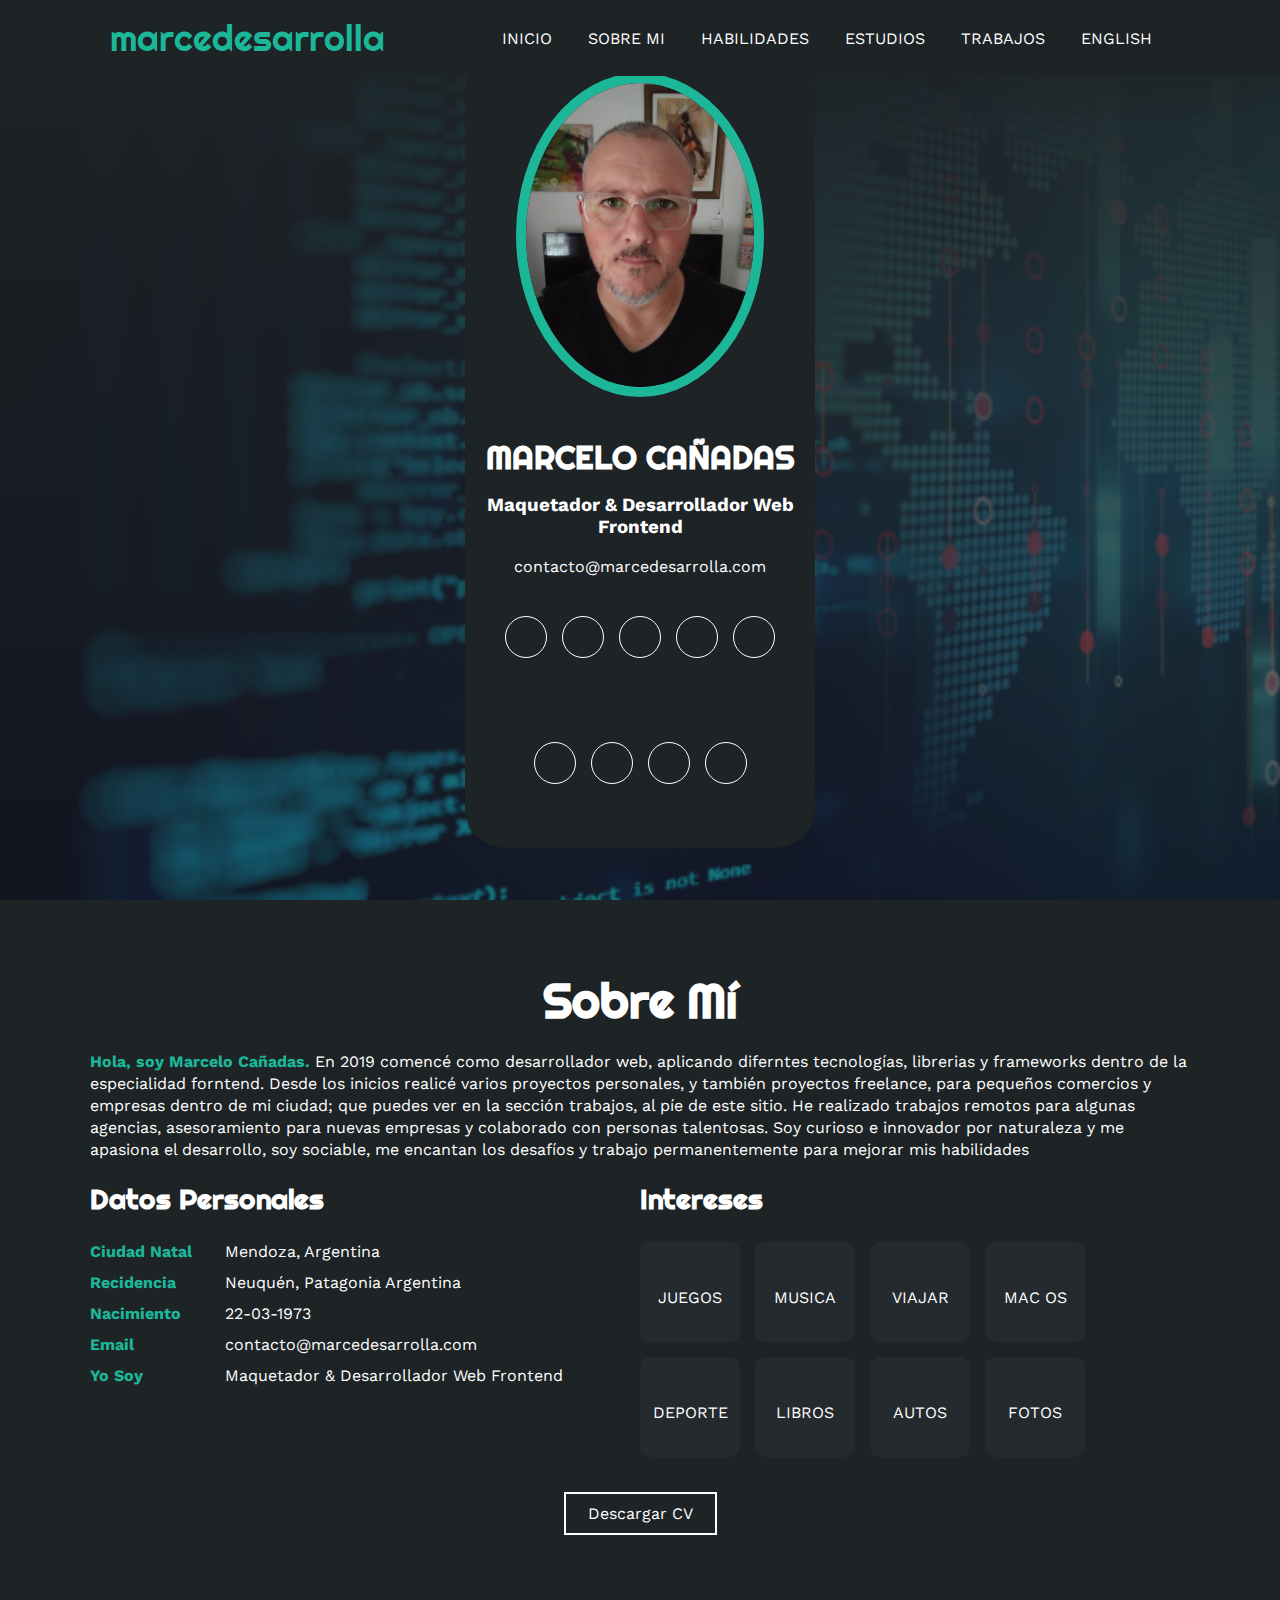
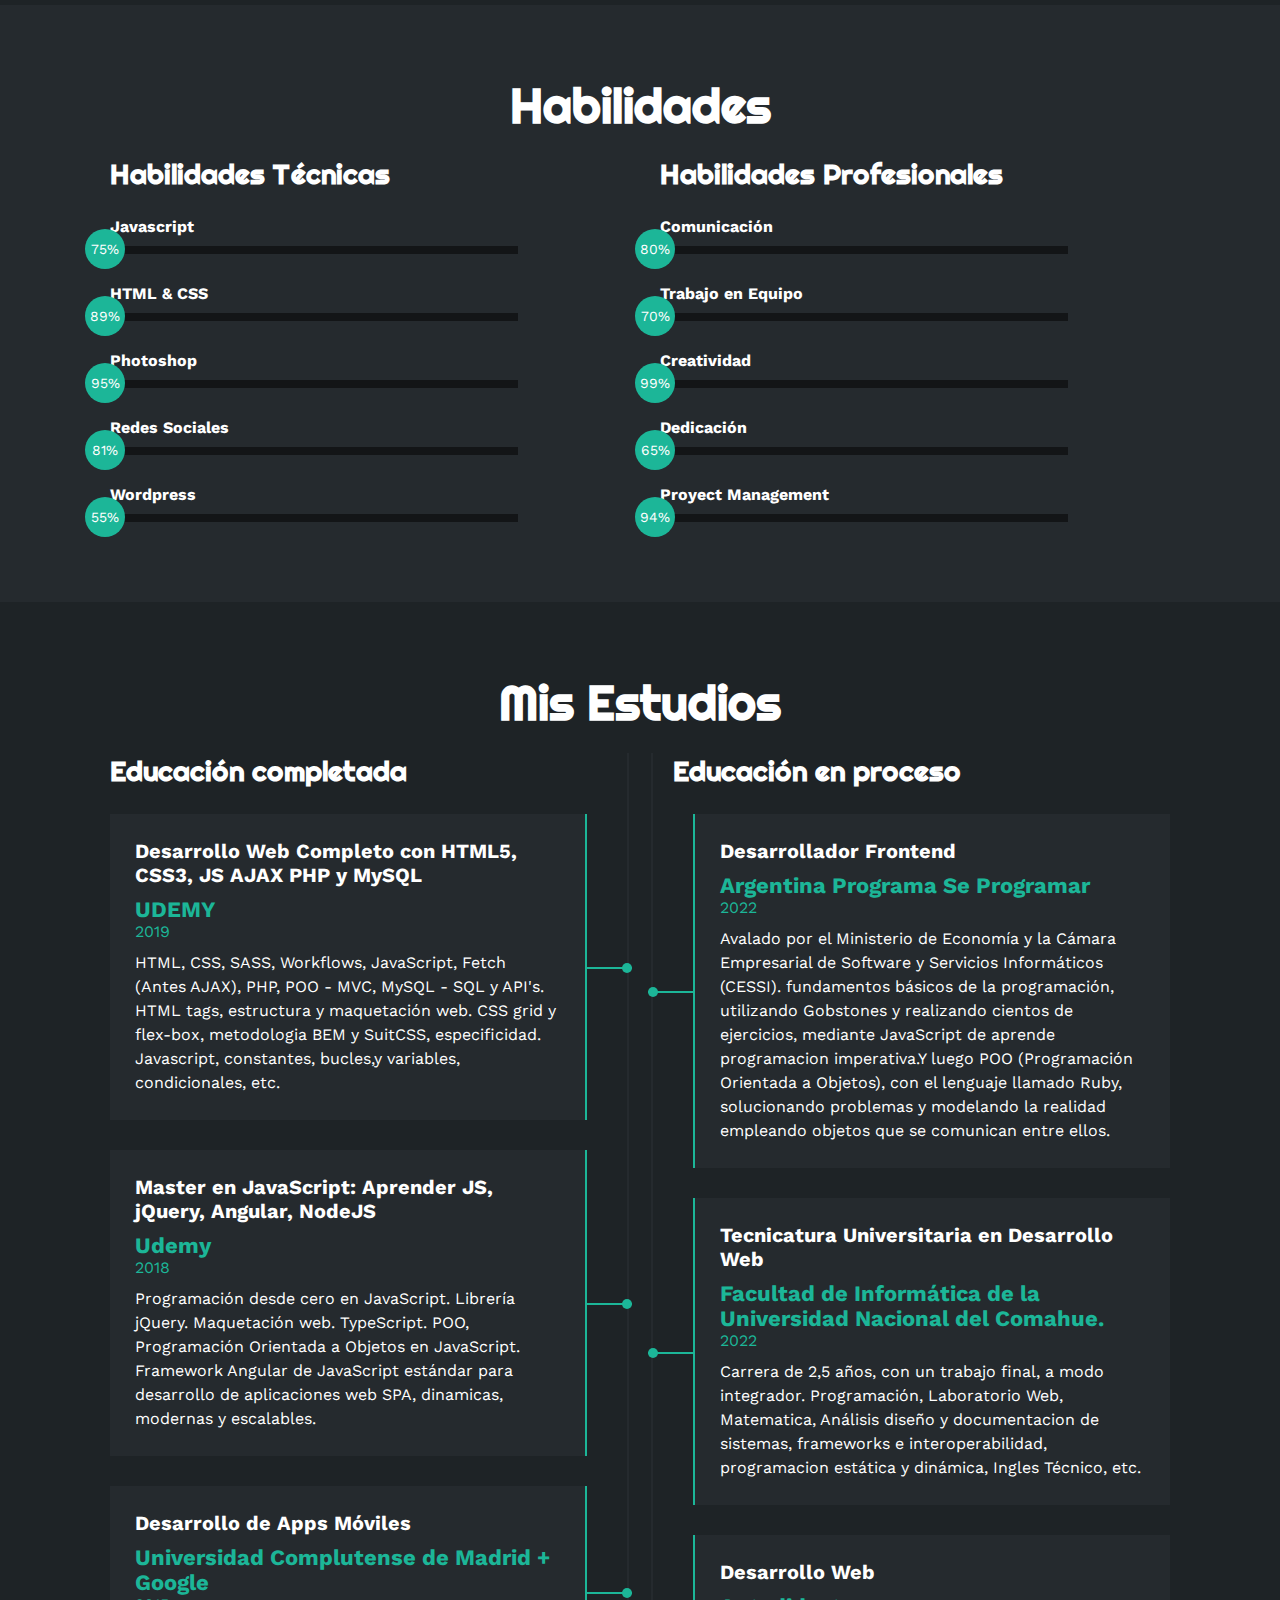
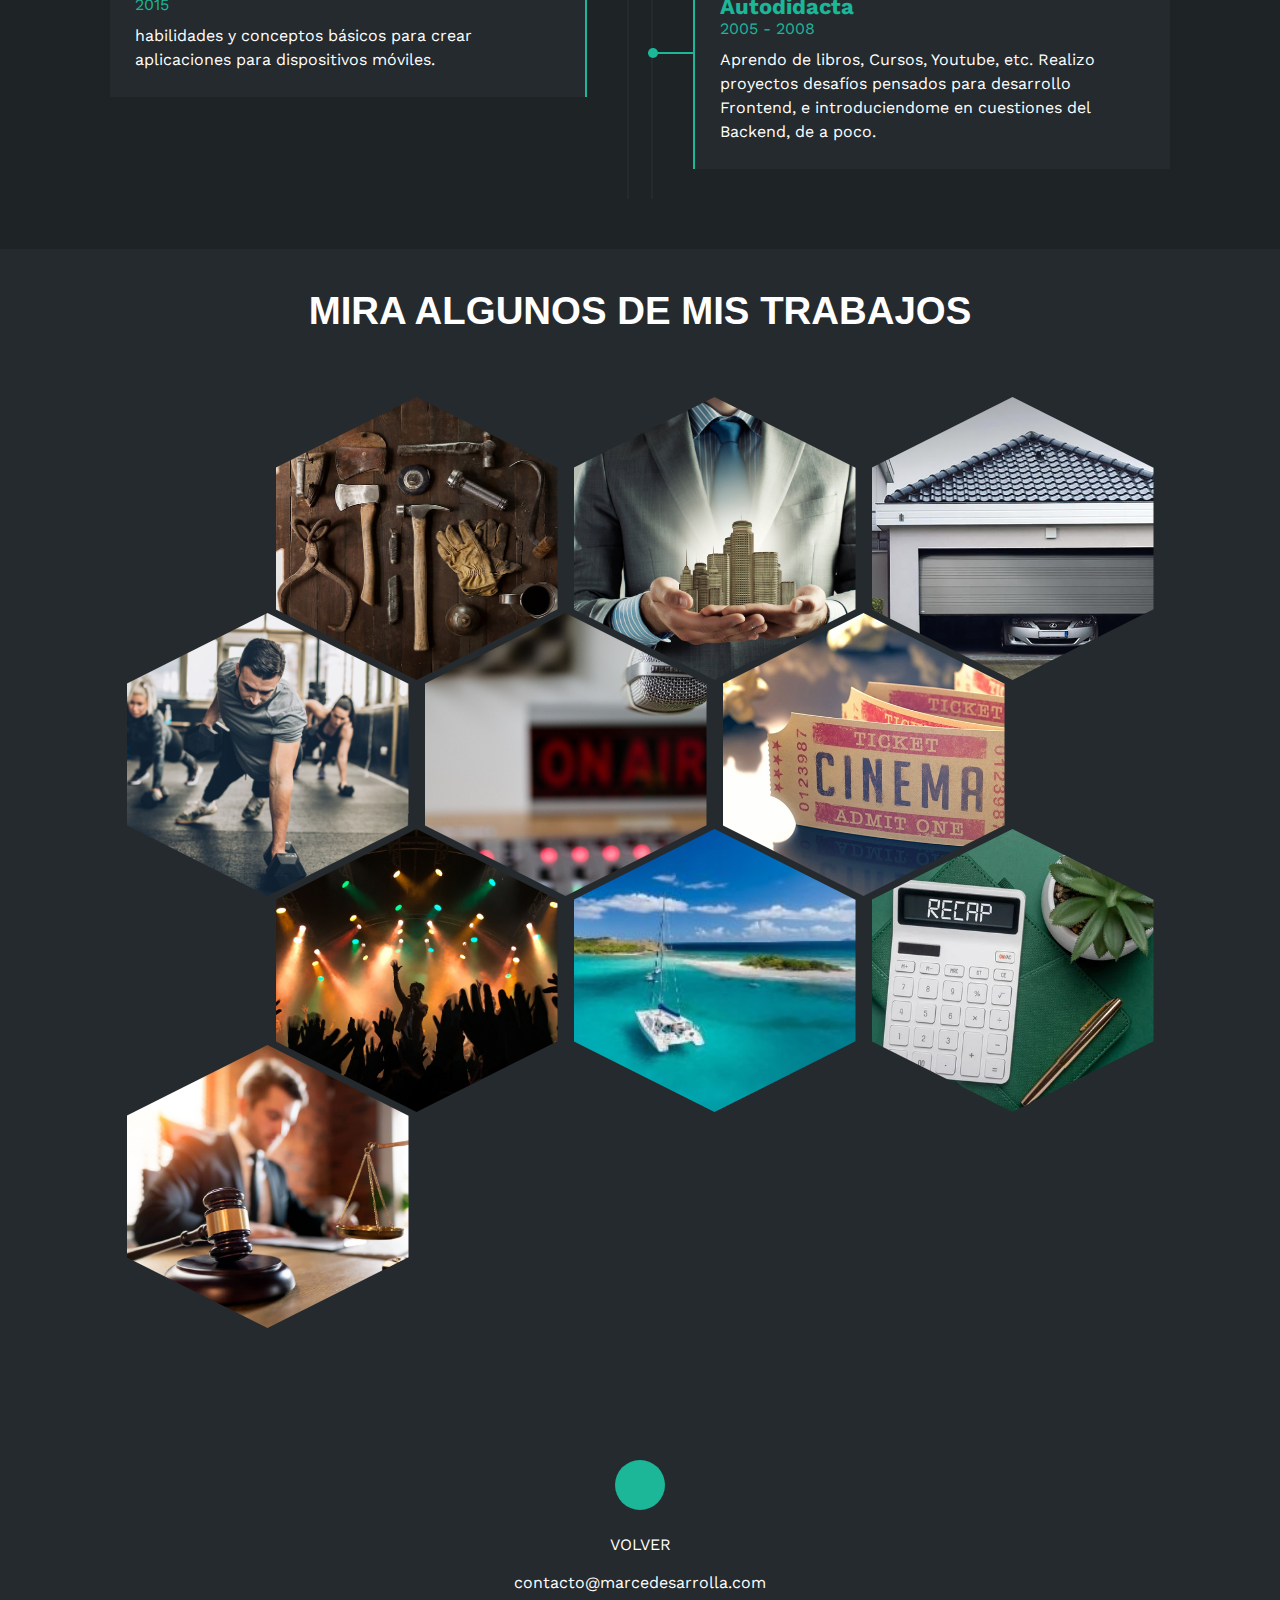
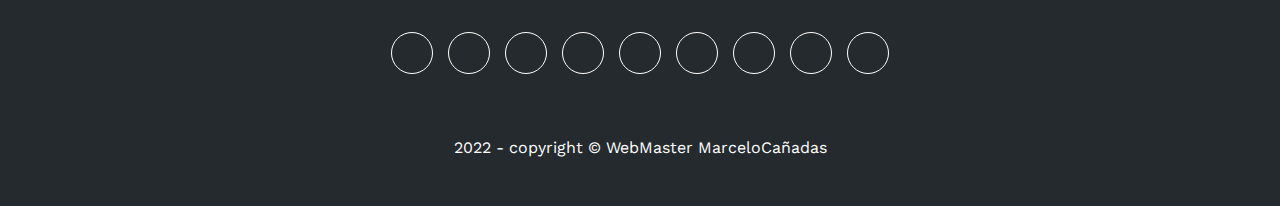
<file: index.html>
<!DOCTYPE html>
<html lang="es">
<head>
    <meta charset="UTF-8">
    <meta http-equiv="X-UA-Compatible" content="IE=edge">
    <meta name="viewport" content="width=device-width, initial-scale=1.0">
    <link rel="stylesheet" href="https://cdnjs.cloudflare.com/ajax/libs/font-awesome/6.1.2/css/all.min.css" integrity="sha512-1sCRPdkRXhBV2PBLUdRb4tMg1w2YPf37qatUFeS7zlBy7jJI8Lf4VHwWfZZfpXtYSLy85pkm9GaYVYMfw5BC1A==" crossorigin="anonymous" referrerpolicy="no-referrer" />
    <title>marcedesarrolla | Portafolio</title>

    <meta name="description" content="Portfolio de marcedesarrolla, con mas de 4 años de experiencia en el Desarrollo Web Frontend, Tiendas Virtuales, Negocios Online, Sitios Webs. Diseño, Desarrollo y Programación.">

    <!--OPEN GRAPH-->

    <meta property="og:title" content="Marcelo Cañadas  - Desarrollador Web -  Maquetador Frontend ">
    <meta property="og:description" content="¡Descubre mi Portafolio de Desarrollo Web Frontend! ¡Haz clic para explorar mis proyectos!">
    <meta property="og:image" content="/assets/img/perfil/hero1.jpg">
    <meta property="og:image:alt" content="Fotografía de marcedesarrolla, trabajando desde casa">

    <!-- FIN OPEN GRAPH -->

    <link rel="stylesheet" href="/css/estilo.css">

    <meta name="robots" content="index, follow">
    <meta name="theme-color" content="#1e2326">

    <link type="image/png" sizes="16x16" rel="icon" href="https://img.icons8.com/3d-fluency/94/globe-africa.png" alt="globe-africa">
</head>
<body>
    <!-- MENU ENCABEZADO -->
    <div class="contenedor-header">
        <header>
            <div class="logo">
                <a href="#">marcedesarrolla</a>
            </div>
            <nav id="nav">
                <ul>
                    <li><a href="#inicio" onclick="seleccionar()">INICIO</a></li>
                    <li><a href="#sobremi" onclick="seleccionar()">SOBRE MI</a></li>
                    <li><a href="#skills" onclick="seleccionar()">HABILIDADES</a></li>
                    <li><a href="#curriculum" onclick="seleccionar()">ESTUDIOS</a></li>
                    <li><a href="#portfolio" onclick="seleccionar()">TRABAJOS</a></li>
                    <li><a href="/index2.html" onclick="seleccionar()">ENGLISH</a></li>

                </ul>
            </nav>
            <div class="nav-responsive" onclick="mostrarOcultarMenu()">
                <i class="fa-solid fa-bars"></i>
            </div>
        </header>
    </div>

    <!-- SECCION INICIO -->
    <section id="inicio" class="inicio">
        <div class="contenido-banner">
            <div class="contenedor-img">
                <img src="/assets/img/perfil/hero1.jpg" alt="foto de marcedesarrolla">
            </div>
            <h1>MARCELO CAÑADAS</h1>
            <h3>Maquetador & Desarrollador Web  Frontend</h3><br>
            <p>contacto@marcedesarrolla.com</p>
            <div class="redes">
                <a href="https://github.com/MarceloDesarrollador" target="_blank" rel="noreferrer"><i class="fa-brands fa-github"></i></a>
                <a href="https://www.linkedin.com/in/marcelodesarrollador/" target="_blank" rel="noreferrer"><i class="fa-brands fa-linkedin-in"></i></a>
                <a href="https://discord.com/invite/eDUtHpzc" target="_blank" rel="noreferrer"><i class="fa-brands fa-discord"></i></a>
                <a href="https://www.instagram.com/marcedesarrolla/" target="_blank" rel="noreferrer"><i class="fa-brands fa-instagram"></i></a>
                <a href="https://twitter.com/desarrollamarce" target="_blank" rel="noreferrer"><i class="fa-brands fa-twitter"></i></a>
                <a href="https://www.facebook.com/profile.php?id=61552610980234&mibextid=ZbWKwL" target="_blank" rel="noreferrer"><i class="fa-brands fa-facebook"></i></a>
                <a href="https://www.tiktok.com/@marcedesarrollador" target="_blank" rel="noreferrer"><i class="fa-brands fa-tiktok"></i></a>
                <a href="https://www.twitch.tv/marcedesarrolla" target="_blank" rel="noreferrer"><i class="fa-brands fa-twitch"></i></a>
                <a href="https://www.youtube.com/@MarceDesarrolla/" target="_blank" rel="noreferrer"><i class="fa-brands fa-youtube"></i></a>
            </div>
        </div>
    </section>

    <!-- SECCION SOBRE MI -->
    <section id="sobremi" class="sobremi">
        <div class="contenido-seccion">
            <h2>Sobre Mí</h2>
            <p><span>Hola, soy Marcelo Cañadas.</span> En 2019 comencé como desarrollador web, aplicando diferntes tecnologías, librerias y frameworks dentro de la especialidad forntend.
                Desde los inicios realicé varios proyectos personales, y también proyectos freelance, para pequeños comercios y empresas dentro de mi ciudad; que puedes ver en la sección trabajos, al píe de este sitio. He realizado trabajos remotos para algunas agencias, asesoramiento para nuevas empresas y colaborado con personas talentosas. Soy curioso e innovador por naturaleza y me apasiona el desarrollo, soy sociable, me encantan los desafíos y trabajo permanentemente para mejorar mis habilidades</p>

            <div class="fila">
                <!-- datos personales -->
                <div class="col">
                    <h3>Datos Personales</h3>
                    <ul>
                        <li>
                            <strong>Ciudad Natal</strong>
                            Mendoza, Argentina
                        </li>
                        <li>
                            <strong>Recidencia</strong>
                            Neuquén, Patagonia Argentina
                        </li>
                        <li>
                            <strong>Nacimiento</strong>
                            22-03-1973
                        </li>
                        <li>
                            <strong>Email</strong>
                            contacto@marcedesarrolla.com
                        </li>
                        <li>

                            <strong>Yo Soy</strong>
                            Maquetador & Desarrollador Web  Frontend
                        </li>
                    </ul>
                </div>

                <!-- intereses -->
                <div class="col">
                    <h3>Intereses</h3>
                    <div class="contenedor-intereses">
                        <div class="interes">
                            <i class="fa-solid fa-gamepad"></i>
                            <span>JUEGOS</span>
                        </div>
                        <div class="interes">
                            <i class="fa-solid fa-headphones"></i>
                            <span>MUSICA</span>
                        </div>
                        <div class="interes">
                            <i class="fa-solid fa-plane"></i>
                            <span>VIAJAR</span>
                        </div>
                        <div class="interes">
                            <i class="fa-brands fa-apple"></i>
                            <span>MAC OS</span>
                        </div>
                        <div class="interes">
                            <i class="fa-solid fa-person-hiking"></i>
                            <span>DEPORTE</span>
                        </div>
                        <div class="interes">
                            <i class="fa-solid fa-book"></i>
                            <span>LIBROS</span>
                        </div>
                        <div class="interes">
                            <i class="fa-solid fa-car"></i>
                            <span>AUTOS</span>
                        </div>
                        <div class="interes">
                            <i class="fa-solid fa-camera"></i>
                            <span>FOTOS</span>
                        </div>

                    </div>
                </div>
            </div>
            <button>
                <a href="/docs/cv_marcelo_canadas.pdf" download="Curriculum Vitae Marcelo Cañadas"  class="download-btn">Descargar CV </a>
                <span class="overlay"></span>
            </button>
        </div>
    </section>

    <!-- SECCION SKILLS -->
    <section class="skills" id="skills">
        <div class="contenido-seccion">
            <h2>Habilidades</h2>
            <div class="fila">
                <!-- Technical Skill -->
                <div class="col">
                    <h3>Habilidades Técnicas</h3>
                    <div class="skill">
                        <span>Javascript</span>
                        <div class="barra-skill">
                            <div class="progreso">
                                <span>75%</span>
                            </div>
                        </div>
                    </div>
                    <div class="skill">
                        <span>HTML & CSS</span>
                        <div class="barra-skill">
                            <div class="progreso">
                                <span>89%</span>
                            </div>
                        </div>
                    </div>
                    <div class="skill">
                        <span>Photoshop</span>
                        <div class="barra-skill">
                            <div class="progreso">
                                <span>95%</span>
                            </div>
                        </div>
                    </div>
                    <div class="skill">
                        <span>Redes Sociales</span>
                        <div class="barra-skill">
                            <div class="progreso">
                                <span>81%</span>
                            </div>
                        </div>
                    </div>
                    <div class="skill">
                        <span>Wordpress</span>
                        <div class="barra-skill">
                            <div class="progreso">
                                <span>55%</span>
                            </div>
                        </div>
                    </div>
                </div>
                <!-- Professional Skills -->
                <div class="col">
                    <h3>Habilidades Profesionales</h3>
                    <div class="skill">
                        <span>Comunicación</span>
                        <div class="barra-skill">
                            <div class="progreso">
                                <span>80%</span>
                            </div>
                        </div>
                    </div>
                    <div class="skill">
                        <span>Trabajo en Equipo</span>
                        <div class="barra-skill">
                            <div class="progreso">
                                <span>70%</span>
                            </div>
                        </div>
                    </div>
                    <div class="skill">
                        <span>Creatividad</span>
                        <div class="barra-skill">
                            <div class="progreso">
                                <span>99%</span>
                            </div>
                        </div>
                    </div>
                    <div class="skill">
                        <span>Dedicación</span>
                        <div class="barra-skill">
                            <div class="progreso">
                                <span>65%</span>
                            </div>
                        </div>
                    </div>
                    <div class="skill">
                        <span>Proyect Management</span>
                        <div class="barra-skill">
                            <div class="progreso">
                                <span>94%</span>
                            </div>
                        </div>
                    </div>
                </div>
            </div>
        </div>
    </section>

    <!-- SECCION CURRICULUM -->
    <section id="curriculum" class="curriculum">
        <div class="contenido-seccion">
            <h2>Mis Estudios</h2>
            <div class="fila">
                <div class="col izquierda">
                    <h3>Educación completada</h3>
                    <div class="item izq">
                        <h4>Desarrollo Web Completo con HTML5, CSS3, JS AJAX PHP y MySQL</h4>
                        <span class="casa">UDEMY</span>
                        <span class="fecha">2019</span>
                        <p>HTML, CSS, SASS, Workflows, JavaScript, Fetch (Antes AJAX), PHP, POO - MVC, MySQL - SQL y API's.

                            HTML tags, estructura y maquetación web. CSS grid y flex-box, metodologia BEM y SuitCSS, especificidad. Javascript, constantes, bucles,y variables, condicionales, etc.</p>
                        <div class="conectori">
                            <div class="circuloi"></div>
                        </div>
                    </div>
                    <div class="item izq">
                        <h4>Master en JavaScript: Aprender JS, jQuery, Angular, NodeJS</h4>
                        <span class="casa">Udemy</span>
                        <span class="fecha">2018</span>
                        <p>Programación desde cero en JavaScript. Librería jQuery. Maquetación web. TypeScript. POO, Programación Orientada a Objetos en JavaScript.  Framework Angular de JavaScript estándar para desarrollo de aplicaciones web SPA, dinamicas, modernas y escalables.</p>
                        <div class="conectori">
                            <div class="circuloi"></div>
                        </div>
                    </div>
                    <div class="item izq">
                        <h4>Desarrollo de Apps Móviles</h4>
                        <span class="casa">Universidad Complutense de Madrid + Google</span>
                        <span class="fecha">2015</span>
                        <p>habilidades y conceptos básicos para crear aplicaciones para dispositivos móviles.</p>
                        <div class="conectori">
                            <div class="circuloi"></div>
                        </div>
                    </div>
                </div>

                <div class="col derecha">
                    <h3>Educación en proceso</h3>
                    <div class="item der">
                        <h4>Desarrollador Frontend</h4>
                        <span class="casa">Argentina Programa Se Programar</span>
                        <span class="fecha">2022</span>
                        <p>Avalado por el Ministerio de Economía y la Cámara Empresarial de Software y Servicios Informáticos (CESSI).
                            fundamentos básicos de la programación, utilizando Gobstones y realizando cientos de ejercicios, mediante JavaScript de aprende programacion imperativa.Y luego POO (Programación Orientada a Objetos), con el lenguaje llamado Ruby, solucionando problemas y modelando la realidad empleando objetos que se comunican entre ellos.
                        </p>
                        <div class="conectord">
                            <div class="circulod"></div>
                        </div>
                    </div>
                    <div class="item der">
                        <h4>Tecnicatura Universitaria en Desarrollo Web</h4>
                        <span class="casa">Facultad de Informática de la Universidad Nacional del Comahue.</span>
                        <span class="fecha">2022</span>
                        <p>Carrera de 2,5 años, con un trabajo final, a modo integrador. Programación, Laboratorio Web, Matematica, Análisis diseño y documentacion de sistemas, frameworks e interoperabilidad, programacion estática y dinámica, Ingles Técnico, etc.</p>
                        <div class="conectord">
                            <div class="circulod"></div>
                        </div>
                    </div>
                    <div class="item der">
                        <h4>Desarrollo Web</h4>
                        <span class="casa">Autodidacta</span>
                        <span class="fecha">2005 - 2008</span>
                        <p>Aprendo de libros, Cursos, Youtube, etc. Realizo proyectos desafíos pensados para desarrollo Frontend, e introduciendome en cuestiones del Backend, de a poco.</p>
                        <div class="conectord">
                            <div class="circulod"></div>
                        </div>
                    </div>
                </div>
            </div>
        </div>
    </section>

    <!-- SECCION PORTFOLIO -->
<section class="portfolio" id="portfolio">

<main >

	<h1 class="title-text">Mira algunos de mis Trabajos</h1>
	<div class="gallery">


	<div class="gallery__item div-imagen">
        <div class="text-center" >
            <ul class="tn">
                <li><i>Ferreteria</i></li>
                <li class="interList"><h2>ARU NEUQUEN</h2></li>
                <li>Tecnologías usadas</li>
                <li><i>HTML & CSS</i></li>
            </ul>
        </div>
		<a href="https://aruferreteria.netlify.app/" target="_blank" rel="noreferrer"><img class="zoom-out desvanecer" src="/assets/img/aru_ferreteria.jpg" alt="Ferreteria Aru"></a>

	</div>

	<div class="gallery__item div-imagen">
        <div class="text-center" >
            <ul class="tn">
                <li><i>Inmobiliaria</i></li>
                <li class="interList"><h2>BIENES RAICES</h2></li>
                <li>Tecnologías usadas</li>
                <li><i>HTML & CSS</i></li>
            </ul>
        </div>
	<a href="assets/sites/bienes_raices/index.html" target="_blank" rel="noreferrer"><img class="zoom-out desvanecer" src="/assets/img/inmobiliaria_bienes_raices.jpg" alt="Inmobiliaria Bienes Raices"></a>

	</div>

	<div class="gallery__item div-imagen">
        <div class="text-center" >
            <ul class="tn">
                <li><i>Metalurgica</i></li>
                <li class="interList"><h2>PORTONES NEUQUEN</h2></li>
                <li>Tecnologías usadas</li>
                <li><i>HTML, CSS, <br>JavaScript, PHP & Smarty</i></li>
            </ul>
        </div>
	<a href="assets/sites/portones_nqn/index.html" target="_blank" rel="noreferrer"><img class="zoom-out desvanecer" src="/assets/img/portones_nqn.jpg" alt="Portones Neuquén"></a>

	</div>

	<div class="gallery__item div-imagen">
        <div class="text-center" >
            <ul class="tn">
                <li><i>Gimnasio</i></li>
                <li class="interList"><h2>RUN FITNESS</h2></li>
                <li>Tecnologías usadas</li>
                <li><i>HTML, CSS & JavaScript</i></li>
            </ul>
        </div>
	<a href="assets/sites/run_fit/index.html" target="_blank" rel="noreferrer"><img class="zoom-out desvanecer" src="/assets/img/run_fit_gym.jpg" alt="Gimnasio Run Fitness"></a>

	</div>

	<div class="gallery__item div-imagen">
        <div class="text-center" >
            <ul class="tn">
                <li><i>Radio</i></li>
                <li class="interList"><h2>DIMENSION</h2></li>
                <li>Tecnologías usadas</li>
                <li><i>HTML, CSS & JavaScript</i></li>
            </ul>
        </div>
	<a href="assets/sites/radio_dimension/index.html" target="_blank" rel="noreferrer"><img class="zoom-out desvanecer" src="/assets/img/radio_dimension.jpg" alt="Radio Dimension"></a>

	</div>

	<div class="gallery__item div-imagen">
        <div class="text-center" >
            <ul class="tn">
                <li><i>Clon de Netflix</i></li>
                <li class="interList"><h2>CINEFILOS FILMS</h2></li>
                <li>Tecnologías usadas</li>
                <li><i>HTML, CSS & JavaScript</i></li>
            </ul>
        </div>
	<a href="assets/sites/cinefilos/index.html" target="_blank" rel="noreferrer"><img class="zoom-out desvanecer" src="/assets/img/cinefilos-film.jpg" alt="Cinefilos Films"></a>

	</div>

    <div class="gallery__item div-imagen">
        <div class="text-center" >
            <ul class="tn">
                <li><i>Banda de Rock</i></li>
                <li class="interList"><h2>THE GENERICS</h2></li>
                <li>Tecnologías usadas</li>
                <li><i>HTML & CSS</i></li>
            </ul>
        </div>
	<a href="https://atharvaagrawal.tech/The-Generic-Band-Store/index.html" target="_blank" rel="noreferrer"><img class="zoom-out desvanecer" src="/assets/img/the_generics.jpg" alt="Gimnasio Run Fitness"></a>

	</div><div class="gallery__item div-imagen">
        <div class="text-center" >
            <ul class="tn">
                <li><i>Agencia de Viajes</i></li>
                <li class="interList"><h2>TRAVESIAS <BR>INCREIBLES</h2></li>
                <li>Tecnologías usadas</li>
                <li><i>HTML, CSS & JavaScript</i></li>
            </ul>
        </div>
	<a href="assets/sites/travesias_increibles/Index.html" target="_blank" rel="noreferrer"><img class="zoom-out desvanecer" src="/assets/img/travesias_increibles.jpg" alt="Travesias Increibles"></a>

	</div>

	<div class="gallery__item div-imagen">
        <div class="text-center" >
            <ul class="tn">
                <li><i>dispositivo de calculos</i></li>
                <li class="interList"><h2>CALCULADORA</h2></li>
                <li>Tecnologías usadas</li>
                <li><i>HTML, CSS & JavaScript</i></li>
            </ul>
        </div>
	<a href="assets/sites/simple_calc/index.html" target="_blank" rel="noreferrer"><img class="zoom-out desvanecer" src="/assets/img/calculadora.jpg" alt="Simple Calculadora"></a>

    </div>

    <div class="gallery__item div-imagen">
        <div class="text-center" >
            <ul class="tn">
                <li><i>Estudio Juridico </i></li>
                <li class="interList"><h2>de IURIS</h2></li>
                <li>Tecnologías usadas</li>
                <li><i>HTML, CSS & JavaScript</i></li>
            </ul>
        </div>
	<a href="https://deiurisabogados.000webhostapp.com/" target="_blank" rel="noreferrer"><img class="zoom-out desvanecer" src="/assets/img/de_iuris.jpg" alt="Abogados de IURIS"></a>

    </div>
</main>
</section>
<!-- End Portfolio page -->


    <!-- footer -->
    <footer>
        <a href="#inicio" class="arriba">
            <i class="fa-solid fa-angles-up"></i>
        </a>VOLVER
        <div><br>
            <p>contacto@marcedesarrolla.com</p></div>
        
        <div class="redes" id="contacto">
                <a href="https://github.com/MarceloDesarrollador" target="_blank" rel="noreferrer"><i class="fa-brands fa-github"></i></fa-brands></a>
                <a href="https://www.linkedin.com/in/marcelodesarrollador/" target="_blank" rel="noreferrer"><i class="fa-brands fa-linkedin-in"></i></a>
                <a href="https://discord.com/invite/eDUtHpzc" target="_blank" rel="noreferrer"><i class="fa-brands fa-discord"></i></a>
                <a href="https://www.instagram.com/marcedesarrolla/" target="_blank" rel="noreferrer"><i class="fa-brands fa-instagram"></i></a>
                <a href="https://twitter.com/desarrollamarce" target="_blank" rel="noreferrer"><i class="fa-brands fa-twitter"></i></a>
                <a href="https://www.facebook.com/profile.php?id=61552610980234&mibextid=ZbWKwL" target="_blank" rel="noreferrer"><i class="fa-brands fa-facebook"></i></a>
                <a href="https://www.tiktok.com/@marcedesarrollador" target="_blank" rel="noreferrer"><i class="fa-brands fa-tiktok"></i></a>
                <a href="https://www.twitch.tv/marcedesarrolla" target="_blank" rel="noreferrer"><i class="fa-brands fa-twitch"></i></a>
                <a href="https://www.youtube.com/@MarceDesarrolla/" target="_blank" rel="noreferrer"><i class="fa-brands fa-youtube"></i></a>
        </div>
        
        <div class="copy">
            2022 - copyright  &copy; <?=date("Y")?> WebMaster MarceloCañadas
            <br>
            <br>
            </div>
    </footer>

    <script src="/js/script.js"></script>
</body>
</html>
</file>
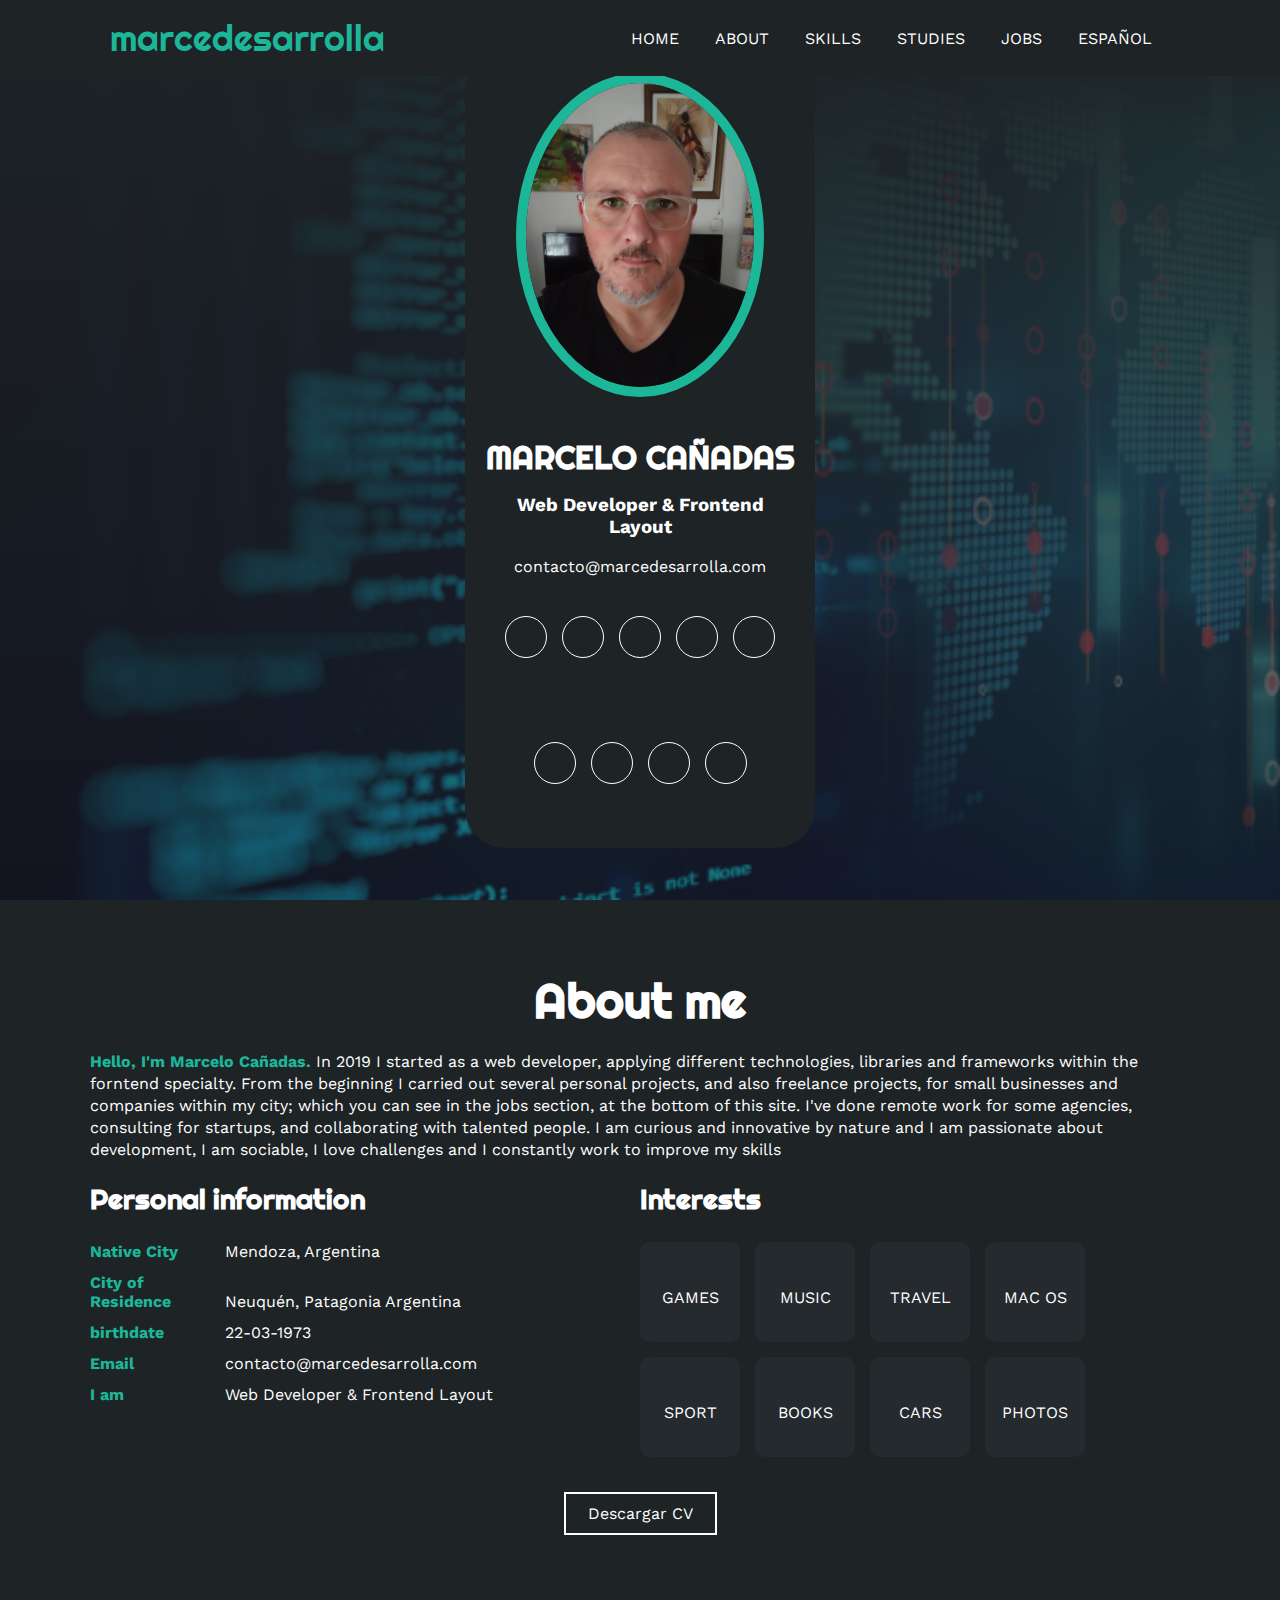
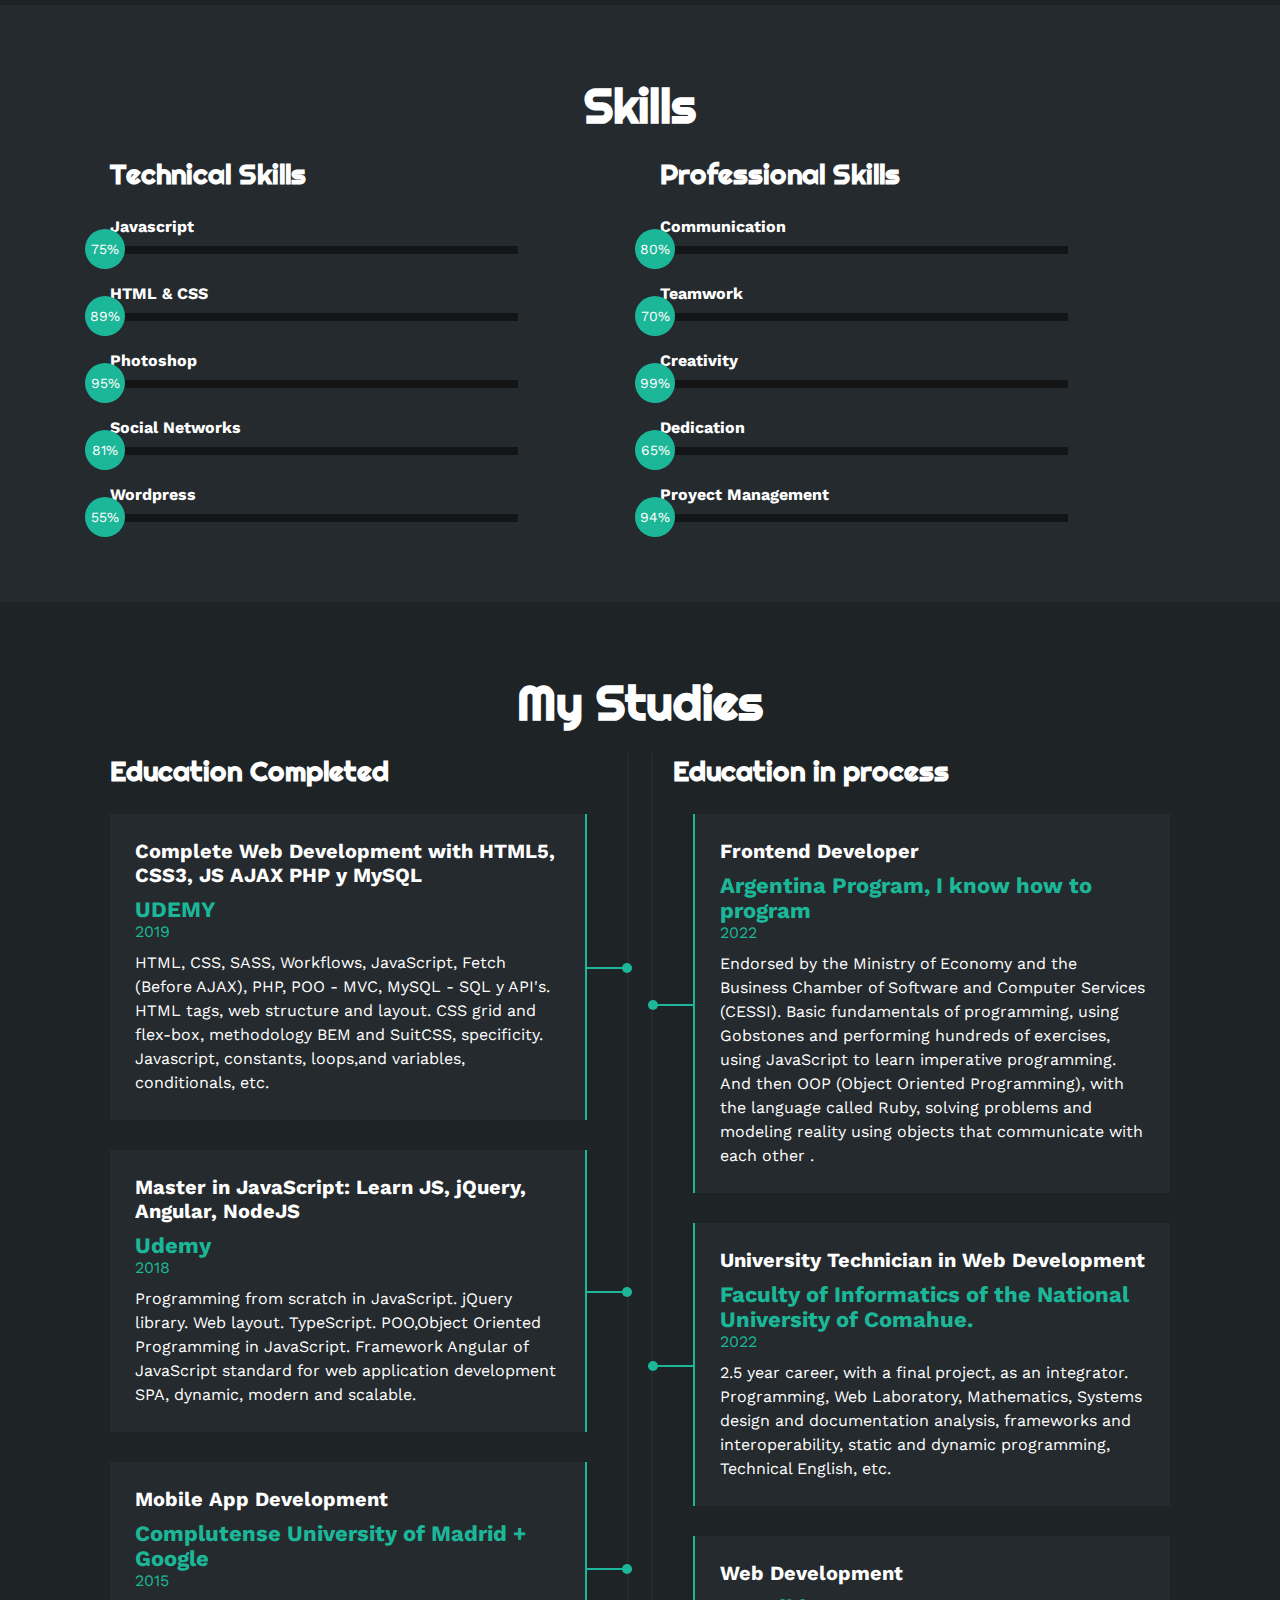
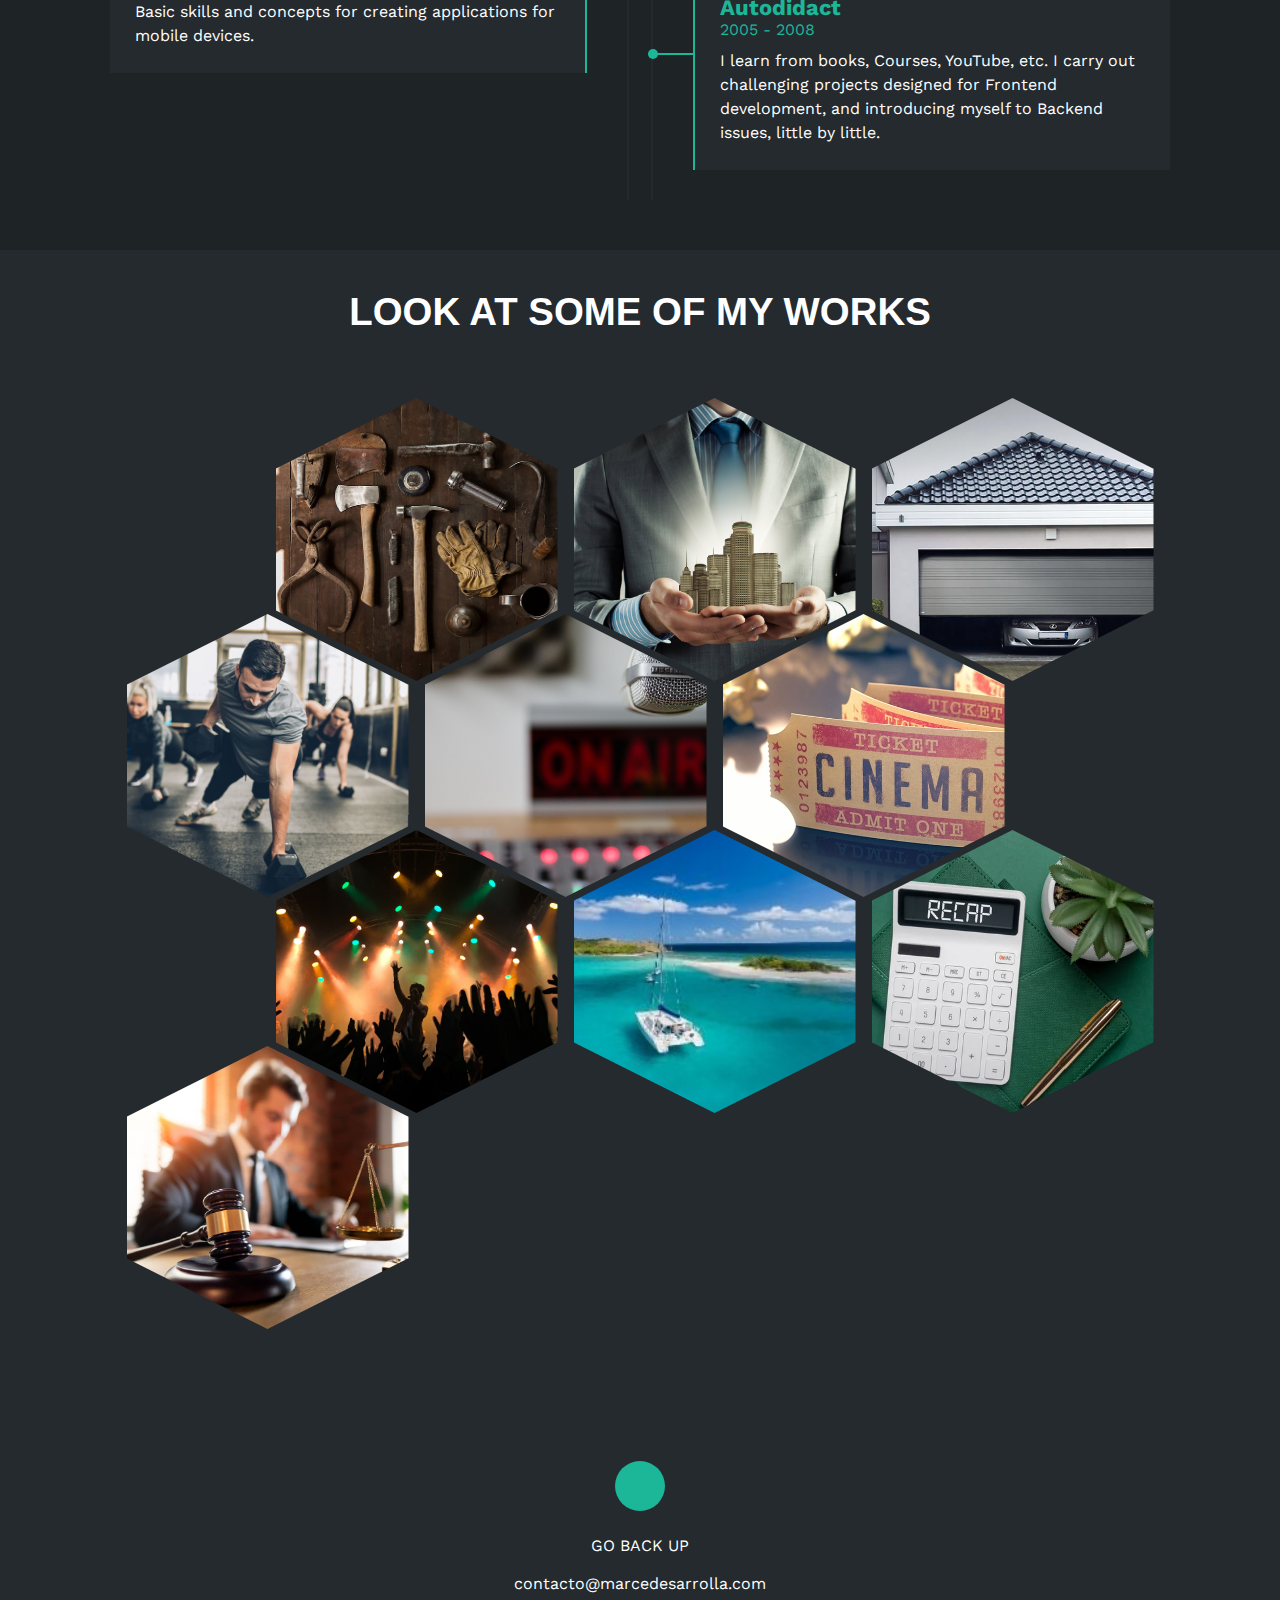
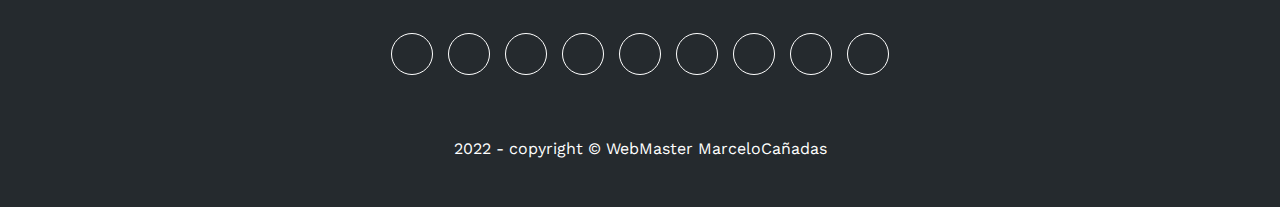
<file: index2.html>
<!DOCTYPE html>
<html lang="es">
<head>
    <meta charset="UTF-8">
    <meta http-equiv="X-UA-Compatible" content="IE=edge">
    <meta name="viewport" content="width=device-width, initial-scale=1.0">
    <link rel="stylesheet" href="https://cdnjs.cloudflare.com/ajax/libs/font-awesome/6.1.2/css/all.min.css" integrity="sha512-1sCRPdkRXhBV2PBLUdRb4tMg1w2YPf37qatUFeS7zlBy7jJI8Lf4VHwWfZZfpXtYSLy85pkm9GaYVYMfw5BC1A==" crossorigin="anonymous" referrerpolicy="no-referrer" />
    <title>marcedesarrolla | Portfolio</title>

    <meta name="description" content="Marcelo Cañadas  - Web Developer - Frontend Layout ">

    <!--OPEN GRAPH-->

    <meta property="og:title" content="Marcelo Cañadas  - Web Developer - Frontend Layout ">
    <meta property="og:description" content="¡Discover my Frontend Web Development Portfolio! ¡Click to explore my projects!">
    <meta property="og:image" content="/assets/img/perfil/hero1.jpg">
    <meta property="og:image:alt" content="Photography by marcedev, working from home">

    <!-- FIN OPEN GRAPH -->

    <link rel="stylesheet" href="/css/estilo.css">

    <meta name="robots" content="index, follow">
    <meta name="theme-color" content="#1e2326">

    <link type="image/png" sizes="16x16" rel="icon" href="https://img.icons8.com/3d-fluency/94/globe-africa.png" alt="globe-africa">
</head>
<body>
    <!-- MENU ENCABEZADO -->
    <div class="contenedor-header">
        <header>
            <div class="logo">
                <a href="#">marcedesarrolla</a>
            </div>
            <nav id="nav">
                <ul>
                    <li><a href="#inicio" onclick="seleccionar()">HOME</a></li>
                    <li><a href="#sobremi" onclick="seleccionar()">ABOUT</a></li>
                    <li><a href="#skills" onclick="seleccionar()">SKILLS</a></li>
                    <li><a href="#curriculum" onclick="seleccionar()">STUDIES</a></li>
                    <li><a href="#portfolio" onclick="seleccionar()">JOBS</a></li>
                    <li><a href="/index.html" onclick="seleccionar()">ESPAÑOL</a></li>

                </ul>
            </nav>
            <div class="nav-responsive" onclick="mostrarOcultarMenu()">
                <i class="fa-solid fa-bars"></i>
            </div>
        </header>
    </div>

    <!-- SECCION INICIO -->
    <section id="inicio" class="inicio">
        <div class="contenido-banner">
            <div class="contenedor-img">
                <img src="/assets/img/perfil/hero1.jpg" alt="Photography by marcedev">
            </div>
            <h1>MARCELO CAÑADAS</h1>
            <h3>Web Developer & Frontend Layout</h3><br>
            <p>contacto@marcedesarrolla.com</p>
            <div class="redes">
                <a href="https://github.com/MarceloDesarrollador" target="_blank" rel="noreferrer"><i class="fa-brands fa-github"></i></a>
                <a href="https://www.linkedin.com/in/marcelodesarrollador/" target="_blank" rel="noreferrer"><i class="fa-brands fa-linkedin-in"></i></a>
                <a href="https://discord.com/invite/eDUtHpzc" target="_blank" rel="noreferrer"><i class="fa-brands fa-discord"></i></a>
                <a href="https://www.instagram.com/marcedesarrolla/" target="_blank" rel="noreferrer"><i class="fa-brands fa-instagram"></i></a>
                <a href="https://twitter.com/desarrollamarce" target="_blank" rel="noreferrer"><i class="fa-brands fa-twitter"></i></a>
                <a href="https://www.facebook.com/profile.php?id=61552610980234&mibextid=ZbWKwL" target="_blank" rel="noreferrer"><i class="fa-brands fa-facebook"></i></a>
                <a href="https://www.tiktok.com/@marcedesarrollador" target="_blank" rel="noreferrer"><i class="fa-brands fa-tiktok"></i></a>
                <a href="https://www.twitch.tv/marcedesarrolla" target="_blank" rel="noreferrer"><i class="fa-brands fa-twitch"></i></a>
                <a href="https://www.youtube.com/@MarceDesarrolla/" target="_blank" rel="noreferrer"><i class="fa-brands fa-youtube"></i></a>
            </div>
        </div>
    </section>

    <!-- SECCION SOBRE MI -->
    <section id="sobremi" class="sobremi">
        <div class="contenido-seccion">
            <h2>About me</h2>
            <p><span>Hello, I'm Marcelo Cañadas.</span> In 2019 I started as a web developer, applying different technologies, libraries and frameworks within the forntend specialty.
            From the beginning I carried out several personal projects, and also freelance projects, for small businesses and companies within my city; which you can see in the jobs section, at the bottom of this site. I've done remote work for some agencies, consulting for startups, and collaborating with talented people. I am curious and innovative by nature and I am passionate about development, I am sociable, I love challenges and I constantly work to improve my skills</p>

            <div class="fila">
                <!-- datos personales -->
                <div class="col">
                    <h3>Personal information</h3>
                    <ul>
                        <li>
                            <strong>Native City</strong>
                            Mendoza, Argentina
                        </li>
                        <li>
                            <strong>City ​​of Residence</strong>
                            Neuquén, Patagonia Argentina
                        </li>
                        <li>
                            <strong>birthdate</strong>
                            22-03-1973
                        </li>
                        <li>
                            <strong>Email</strong>
                            contacto@marcedesarrolla.com
                        </li>
                        <li>

                            <strong>I am</strong>
                            Web Developer & Frontend Layout
                        </li>
                    </ul>
                </div>

                <!-- intereses -->
                <div class="col">
                    <h3>Interests</h3>
                    <div class="contenedor-intereses">
                        <div class="interes">
                            <i class="fa-solid fa-gamepad"></i>
                            <span>GAMES</span>
                        </div>
                        <div class="interes">
                            <i class="fa-solid fa-headphones"></i>
                            <span>MUSIC</span>
                        </div>
                        <div class="interes">
                            <i class="fa-solid fa-plane"></i>
                            <span>TRAVEL</span>
                        </div>
                        <div class="interes">
                            <i class="fa-brands fa-apple"></i>
                            <span>MAC OS</span>
                        </div>
                        <div class="interes">
                            <i class="fa-solid fa-person-hiking"></i>
                            <span>SPORT</span>
                        </div>
                        <div class="interes">
                            <i class="fa-solid fa-book"></i>
                            <span>BOOKS</span>
                        </div>
                        <div class="interes">
                            <i class="fa-solid fa-car"></i>
                            <span>CARS</span>
                        </div>
                        <div class="interes">
                            <i class="fa-solid fa-camera"></i>
                            <span>PHOTOS</span>
                        </div>

                    </div>
                </div>
            </div>
            <button>
                <a href="/docs/cv_marcelo_canadas2.pdf" download="Curriculum Vitae Marcelo Cañadas"  class="download-btn">Descargar CV </a>
                <span class="overlay"></span>
            </button>
        </div>
    </section>

    <!-- SECCION SKILLS -->
    <section class="skills" id="skills">
        <div class="contenido-seccion">
            <h2>Skills</h2>
            <div class="fila">
                <!-- Technical Skill -->
                <div class="col">
                    <h3>Technical Skills</h3>
                    <div class="skill">
                        <span>Javascript</span>
                        <div class="barra-skill">
                            <div class="progreso">
                                <span>75%</span>
                            </div>
                        </div>
                    </div>
                    <div class="skill">
                        <span>HTML & CSS</span>
                        <div class="barra-skill">
                            <div class="progreso">
                                <span>89%</span>
                            </div>
                        </div>
                    </div>
                    <div class="skill">
                        <span>Photoshop</span>
                        <div class="barra-skill">
                            <div class="progreso">
                                <span>95%</span>
                            </div>
                        </div>
                    </div>
                    <div class="skill">
                        <span>Social Networks</span>
                        <div class="barra-skill">
                            <div class="progreso">
                                <span>81%</span>
                            </div>
                        </div>
                    </div>
                    <div class="skill">
                        <span>Wordpress</span>
                        <div class="barra-skill">
                            <div class="progreso">
                                <span>55%</span>
                            </div>
                        </div>
                    </div>
                </div>
                <!-- Professional Skills -->
                <div class="col">
                    <h3>Professional Skills</h3>
                    <div class="skill">
                        <span>Communication</span>
                        <div class="barra-skill">
                            <div class="progreso">
                                <span>80%</span>
                            </div>
                        </div>
                    </div>
                    <div class="skill">
                        <span>Teamwork</span>
                        <div class="barra-skill">
                            <div class="progreso">
                                <span>70%</span>
                            </div>
                        </div>
                    </div>
                    <div class="skill">
                        <span>Creativity</span>
                        <div class="barra-skill">
                            <div class="progreso">
                                <span>99%</span>
                            </div>
                        </div>
                    </div>
                    <div class="skill">
                        <span>Dedication</span>
                        <div class="barra-skill">
                            <div class="progreso">
                                <span>65%</span>
                            </div>
                        </div>
                    </div>
                    <div class="skill">
                        <span>Proyect Management</span>
                        <div class="barra-skill">
                            <div class="progreso">
                                <span>94%</span>
                            </div>
                        </div>
                    </div>
                </div>
            </div>
        </div>
    </section>

    <!-- SECCION CURRICULUM -->
    <section id="curriculum" class="curriculum">
        <div class="contenido-seccion">
            <h2>My Studies</h2>
            <div class="fila">
                <div class="col izquierda">
                    <h3>Education Completed</h3>
                    <div class="item izq">
                        <h4>Complete Web Development with HTML5, CSS3, JS AJAX PHP y MySQL</h4>
                        <span class="casa">UDEMY</span>
                        <span class="fecha">2019</span>
                        <p>HTML, CSS, SASS, Workflows, JavaScript, Fetch (Before AJAX), PHP, POO - MVC, MySQL - SQL y API's.

                            HTML tags, web structure and layout. CSS grid and flex-box, methodology BEM and SuitCSS, specificity. Javascript, constants, loops,and variables, conditionals, etc.</p>
                        <div class="conectori">
                            <div class="circuloi"></div>
                        </div>
                    </div>
                    <div class="item izq">
                        <h4>Master in JavaScript: Learn JS, jQuery, Angular, NodeJS</h4>
                        <span class="casa">Udemy</span>
                        <span class="fecha">2018</span>
                        <p>Programming from scratch in JavaScript. jQuery library. Web layout. TypeScript. POO,Object Oriented Programming in JavaScript.  Framework Angular of JavaScript standard for web application development SPA, dynamic, modern and scalable.</p>
                        <div class="conectori">
                            <div class="circuloi"></div>
                        </div>
                    </div>
                    <div class="item izq">
                        <h4>Mobile App Development</h4>
                        <span class="casa">Complutense University of Madrid + Google</span>
                        <span class="fecha">2015</span>
                        <p>Basic skills and concepts for creating applications for mobile devices.</p>
                        <div class="conectori">
                            <div class="circuloi"></div>
                        </div>
                    </div>
                </div>

                <div class="col derecha">
                    <h3>Education in process</h3>
                    <div class="item der">
                        <h4>Frontend Developer</h4>
                        <span class="casa">Argentina Program, I know how to program</span>
                        <span class="fecha">2022</span>
                        <p>Endorsed by the Ministry of Economy and the Business Chamber of Software and Computer Services (CESSI).
                        Basic fundamentals of programming, using Gobstones and performing hundreds of exercises, using JavaScript to learn imperative programming. And then OOP (Object Oriented Programming), with the language called Ruby, solving problems and modeling reality using objects that communicate with each other .
                        </p>
                        <div class="conectord">
                            <div class="circulod"></div>
                        </div>
                    </div>
                    <div class="item der">
                        <h4>University Technician in Web Development</h4>
                        <span class="casa">Faculty of Informatics of the National University of Comahue.</span>
                        <span class="fecha">2022</span>
                        <p>2.5 year career, with a final project, as an integrator. Programming, Web Laboratory, Mathematics, Systems design and documentation analysis, frameworks and interoperability, static and dynamic programming, Technical English, etc.</p>
                        <div class="conectord">
                            <div class="circulod"></div>
                        </div>
                    </div>
                    <div class="item der">
                        <h4>Web Development</h4>
                        <span class="casa">Autodidact</span>
                        <span class="fecha">2005 - 2008</span>
                        <p>I learn from books, Courses, YouTube, etc. I carry out challenging projects designed for Frontend development, and introducing myself to Backend issues, little by little.</p>
                        <div class="conectord">
                            <div class="circulod"></div>
                        </div>
                    </div>
                </div>
            </div>
        </div>
    </section>

    <!-- SECCION PORTFOLIO -->
<section class="portfolio" id="portfolio">

<main >

	<h1 class="title-text">Look at some of my works</h1>
	<div class="gallery">


	<div class="gallery__item div-imagen">
        <div class="text-center" >
            <ul class="tn">
                <li><i>Hardware Store</i></li>
                <li class="interList"><h2>ARU NEUQUEN</h2></li>
                <li>Technologies Used</li>
                <li><i>HTML & CSS</i></li>
            </ul>
        </div>
		<a href="https://aruferreteria.netlify.app/" target="_blank" rel="noreferrer"><img class="zoom-out desvanecer" src="/assets/img/aru_ferreteria.jpg" alt="Ferreteria Aru"></a>

	</div>

	<div class="gallery__item div-imagen">
        <div class="text-center" >
            <ul class="tn">
                <li><i>Real-Estate Agency</i></li>
                <li class="interList"><h2>REAL ESTATE</h2></li>
                <li>Technologies Used</li>
                <li><i>HTML & CSS</i></li>
            </ul>
        </div>
	<a href="assets/sites/bienes_raices/index.html" target="_blank" rel="noreferrer"><img class="zoom-out desvanecer" src="/assets/img/inmobiliaria_bienes_raices.jpg" alt="Inmobiliaria Bienes Raices"></a>

	</div>

	<div class="gallery__item div-imagen">
        <div class="text-center" >
            <ul class="tn">
                <li><i>Metallurgical</i></li>
                <li class="interList"><h2>NEUQUEN GATES</h2></li>
                <li>Technologies Used</li>
                <li><i>HTML, CSS, <br>JavaScript, PHP & Smarty</i></li>
            </ul>
        </div>
	<a href="assets/sites/portones_nqn/index.html" target="_blank" rel="noreferrer"><img class="zoom-out desvanecer" src="/assets/img/portones_nqn.jpg" alt="Portones Neuquén"></a>

	</div>

	<div class="gallery__item div-imagen">
        <div class="text-center" >
            <ul class="tn">
                <li><i>Gym</i></li>
                <li class="interList"><h2>RUN FITNESS</h2></li>
                <li>Technologies Used</li>
                <li><i>HTML, CSS & JavaScript</i></li>
            </ul>
        </div>
	<a href="assets/sites/run_fit/index.html" target="_blank" rel="noreferrer"><img class="zoom-out desvanecer" src="/assets/img/run_fit_gym.jpg" alt="Gimnasio Run Fitness"></a>

	</div>

	<div class="gallery__item div-imagen">
        <div class="text-center" >
            <ul class="tn">
                <li><i>Radio</i></li>
                <li class="interList"><h2>DIMENSION</h2></li>
                <li>Technologies Used</li>
                <li><i>HTML, CSS & JavaScript</i></li>
            </ul>
        </div>
	<a href="assets/sites/radio_dimension/index.html" target="_blank" rel="noreferrer"><img class="zoom-out desvanecer" src="/assets/img/radio_dimension.jpg" alt="Radio Dimension"></a>

	</div>

	<div class="gallery__item div-imagen">
        <div class="text-center" >
            <ul class="tn">
                <li><i>Netflix Clone</i></li>
                <li class="interList"><h2>CINEFILOS FILMS</h2></li>
                <li>Technologies Used</li>
                <li><i>HTML, CSS & JavaScript</i></li>
            </ul>
        </div>
	<a href="assets/sites/cinefilos/index.html" target="_blank" rel="noreferrer"><img class="zoom-out desvanecer" src="/assets/img/cinefilos-film.jpg" alt="Cinefilos Films"></a>

	</div>

    <div class="gallery__item div-imagen">
        <div class="text-center" >
            <ul class="tn">
                <li><i>Rock Band</i></li>
                <li class="interList"><h2>THE GENERICS</h2></li>
                <li>Technologies Used</li>
                <li><i>HTML & CSS</i></li>
            </ul>
        </div>
	<a href="https://atharvaagrawal.tech/The-Generic-Band-Store/index.html" target="_blank" rel="noreferrer"><img class="zoom-out desvanecer" src="/assets/img/the_generics.jpg" alt="Gimnasio Run Fitness"></a>

	</div><div class="gallery__item div-imagen">
        <div class="text-center" >
            <ul class="tn">
                <li><i>Travel Agency</i></li>
                <li class="interList"><h2>INCREDIBLE<BR>TRAVELS</h2></li>
                <li>Technologies Used</li>
                <li><i>HTML, CSS & JavaScript</i></li>
            </ul>
        </div>
	<a href="assets/sites/travesias_increibles/Index.html" target="_blank" rel="noreferrer"><img class="zoom-out desvanecer" src="/assets/img/travesias_increibles.jpg" alt="Travesias Increibles"></a>

	</div>

	<div class="gallery__item div-imagen">
        <div class="text-center" >
            <ul class="tn">
                <li><i>calculation Device</i></li>
                <li class="interList"><h2>CALC</h2></li>
                <li>Technologies Used</li>
                <li><i>HTML, CSS & JavaScript</i></li>
            </ul>
        </div>
	<a href="assets/sites/simple_calc/index.html" target="_blank" rel="noreferrer"><img class="zoom-out desvanecer" src="/assets/img/calculadora.jpg" alt="Simple Calculadora"></a>

    </div>

    <div class="gallery__item div-imagen">
        <div class="text-center" >
            <ul class="tn">
                <li><i>Legal Study</i></li>
                <li class="interList"><h2>de IURIS</h2></li>
                <li>Technologies Used</li>
                <li><i>HTML, CSS & JavaScript</i></li>
            </ul>
        </div>
	<a href="https://deiurisabogados.000webhostapp.com/" target="_blank" rel="noreferrer"><img class="zoom-out desvanecer" src="/assets/img/de_iuris.jpg" alt="Abogados de IURIS"></a>

    </div>
</main>
</section>
<!-- End Portfolio page -->


    <!-- footer -->
    <footer>
        <a href="#inicio" class="arriba">
            <i class="fa-solid fa-angles-up"></i>
        </a>GO BACK UP
        <div><br>
            <p>contacto@marcedesarrolla.com</p></div>
        
        <div class="redes" id="contacto">
                <a href="https://github.com/MarceloDesarrollador" target="_blank" rel="noreferrer"><i class="fa-brands fa-github"></i></fa-brands></a>
                <a href="https://www.linkedin.com/in/marcelodesarrollador/" target="_blank" rel="noreferrer"><i class="fa-brands fa-linkedin-in"></i></a>
                <a href="https://discord.com/invite/eDUtHpzc" target="_blank" rel="noreferrer"><i class="fa-brands fa-discord"></i></a>
                <a href="https://www.instagram.com/marcedesarrolla/" target="_blank" rel="noreferrer"><i class="fa-brands fa-instagram"></i></a>
                <a href="https://twitter.com/desarrollamarce" target="_blank" rel="noreferrer"><i class="fa-brands fa-twitter"></i></a>
                <a href="https://www.facebook.com/profile.php?id=61552610980234&mibextid=ZbWKwL" target="_blank" rel="noreferrer"><i class="fa-brands fa-facebook"></i></a>
                <a href="https://www.tiktok.com/@marcedesarrollador" target="_blank" rel="noreferrer"><i class="fa-brands fa-tiktok"></i></a>
                <a href="https://www.twitch.tv/marcedesarrolla" target="_blank" rel="noreferrer"><i class="fa-brands fa-twitch"></i></a>
                <a href="https://www.youtube.com/@MarceDesarrolla/" target="_blank" rel="noreferrer"><i class="fa-brands fa-youtube"></i></a>
        </div>
        
        <div class="copy">
            2022 - copyright  &copy; <?=date("Y")?> WebMaster MarceloCañadas
            <br>
            <br>
            </div>
    </footer>

    <script src="/js/script.js"></script>
</body>
</html>
</file>
<file: css/estilo.css>
@import url('https://fonts.googleapis.com/css2?family=Righteous&family=Work+Sans:wght@100;300;400;600;800&display=swap');
*{
    box-sizing: border-box;
    font-family: 'Work Sans';
    margin: 0;
    padding: 0;
}
html{
    /* me permite deslizar cuando hago clic en los links del menu */
    scroll-behavior: smooth;
}

body{
    background-color: #252A2E;
}

/* MENU */
.contenedor-header{
    background: #1e2326;
    position: fixed;
    width: 100%;
    top: 0;
    left: 0;
    z-index: 99;
}
.contenedor-header header{
    max-width: 1100px;
    margin: auto;
    display: flex;
    justify-content: space-between;
    align-items: center;
    padding: 15px 20px;
}
.contenedor-header header .logo a{
    font-family: 'Righteous';
    font-size: 36px;
    color: #1CB698;
    text-decoration: none;
}
.contenedor-header header ul{
    display: flex;
    list-style: none;
}
.contenedor-header header nav ul li a{
    text-align: none;
    color: #fff;
    margin: 0 15px;
    padding: 3px;
    transition: .5s;
    text-decoration: none;
}
.contenedor-header header nav ul li a:hover{
    color: #1CB698;
}
.nav-responsive{
    background-color: #1CB698;
    color:#fff;
    padding: 5px 10px;
    border-radius: 5px;
    cursor: pointer;
    display: none;
}
/* SECCION I N I C I O */
.inicio{
    background: linear-gradient(to top, rgba(30,35,38,.6), rgba(30,35,38,1)),
    url(/assets/img/fondo.jpeg);
    background-size: cover;
    height: 100vh;
    color: #fff;
    display: flex;
    align-items: center;
}
.inicio .contenido-banner{
    padding: 20px;
    background-color: #1e2326;
    max-width: 350px;
    margin: auto;
    text-align: center;
    border-radius: 40px;
}
.inicio .contenido-banner img{
    margin-top: 40px;
    border: 10px solid #1CB698;
    display: block;
    width: 80%;
    margin: auto;
    border-radius: 100%;
}
.inicio .contenido-banner h1{
    margin-top: 40px;
    font-size: 32px;
    margin-bottom: 0.5em;
    font-family: 'Righteous';
}
.inicio .contenido-banner h2{
    font-size: 22px;
    font-weight: normal;
}
.inicio .contenido-banner .redes a{
    color: #fff;
    display: inline-block;
    text-decoration: none;
    border: 1px solid #fff;
    border-radius: 100%;
    width: 42px;
    height: 42px;
    line-height: 42px;
    margin: 40px 5px;
    font-size: 20px;
    transition: .3s;
}
.inicio .contenido-banner .redes a:hover{
    background-color: #1CB698;
}
.sobremi{
    background-color: #1e2326;
    color: #fff;
    padding: 50px 20px;
}
.sobremi .contenido-seccion{
    max-width: 1100px;
    margin: auto;
}
.sobremi h2{
    font-size: 48px;
    font-family: 'Righteous';
    text-align: center;
    padding: 20px 0;

}
.sobremi .contenido-seccion p{
    font: 18px;
    line-height: 22px;
    margin-bottom: 20px;
}
.sobremi .contenido-seccion p span{
    color: #1CB698;
    font-weight: bold;
}
.sobremi .fila{
    display: flex;
}
.sobremi .fila .col
{
    width: 50%;
}
.sobremi .fila .col h3{
    font-size: 28px;
    font-family: 'Righteous';
    margin-bottom: 25px;
}
.sobremi .fila .col ul{
    list-style: none;
}
.sobremi .fila .col ul li{
    margin: 12px 0;
}
.sobremi .fila .col ul li strong{
    display: inline-block;
    color: #1CB698;
    width: 130px;
}
.sobremi .fila .col ul li span{
    background-color: #1CB698;
    padding: 3px;
    font-weight: bold;
    border-radius: 5px;
}
.sobremi .fila .col .contenedor-intereses{
    display: flex;
    flex-wrap: wrap;
}
.sobremi .fila .col .contenedor-intereses .interes{
    width: 100px;
    height: 100px;
    background-color: #252A2E;
    border-radius: 10px;
    margin: 0 15px 15px 0;
    display: flex;
    flex-direction: column;
    align-items: center;
    justify-content: center;
    transition: .3s;
}.sobremi .fila .col .contenedor-intereses .interes:hover{
    background-color: #1CB698;
}
.sobremi .fila .col .contenedor-intereses .interes i{
    font-size: 30px;
    margin-bottom: 10px;
}
.sobremi button{
    cursor: pointer;
    background-color: transparent;
    border: 2px solid #fff;
    width: fit-content;
    display: block;
    margin: 20px auto;
    padding: 10px 22px;
    font-size: 16px;
    color: #fff;
    position: relative;
    z-index: 10;
}
.sobremi button .overlay{
    position: absolute;
    top: 0;
    left: 0;
    width: 0;
    height: 100%;
    background-color: #1CB698;
    z-index: -1;
    transition: 1s;
}
.sobremi button:hover .overlay{
    width: 100%;
}

.download-btn{
    text-decoration: none;
    color: #fff;
}


/* SECCION H A B I L I D A D E S */
.skills{
    background-color: #252A2E;
    color: #fff;
    padding: 50px 20px;
}
.skills .contenido-seccion{
    max-width: 1100px;
    margin: auto;
}
.skills h2{
    font-size: 48px;
    font-family: 'Righteous';
    text-align: center;
    padding: 20px 0;

}
.skills .fila{
    display: flex;
}
.skills .fila .col{
    width: 50%;
    padding: 0 20px;
}
.skills .fila .col h3{
    font-size: 28px;
    font-family: 'Righteous';
    margin-bottom: 25px;
}
.skills .skill > span{
    font-weight: bold;
    display: block;
    margin-bottom: 10px;
}
.skills .skill .barra-skill{
    height: 8px;
    width: 80%;
    background-color: #131517;
    position: relative;
    margin-bottom: 30px;
}
.skills .skill .progreso{
    background-color: #1CB698;
    position: absolute;
    top: 0;
    left: 0;
    height: 8px;
}
.skills .skill .barra-skill span{
    position: absolute;
    height: 40px;
    width: 40px;
    background-color: #1CB698;
    border-radius: 50px;
    line-height: 40px;
    text-align: center;
    top: -17px;
    right: -15px;
    font-size: 14px;
}
/* Estas clases se agregaran dinamicamente mediante javascript */
.skills .skill .javascript{
    width: 0%;
    animation: 2s javascript forwards;
}
@keyframes javascript {
    0%{width: 0%;}
    100%{width: 75%;}
}

.skills .skill .htmlcss{
    width: 0%;
    animation: 2s htmlcss forwards;
}
@keyframes htmlcss {
    0%{width: 0%;}
    100%{width: 89%;}
}

.skills .skill .photoshop{
    width: 0%;
    animation: 2s photoshop forwards;
}
@keyframes photoshop {
    0%{width: 0%;}
    100%{width: 95%;}
}

.skills .skill .wordpress{
    width: 0%;
    animation: 2s wordpress forwards;
}
@keyframes wordpress {
    0%{width: 0%;}
    100%{width: 81%;}
}

.skills .skill .drupal{
    width: 0%;
    animation: 2s drupal forwards;
}
@keyframes drupal {
    0%{width: 0%;}
    100%{width: 55%;}
}

.skills .skill .comunicacion{
    width: 0%;
    animation: 2s comunicacion forwards;
}
@keyframes comunicacion {
    0%{width: 0%;}
    100%{width: 80%;}
}

.skills .skill .trabajo{
    width: 0%;
    animation: 2s trabajo forwards;
}
@keyframes trabajo {
    0%{width: 0%;}
    100%{width: 70%;}
}

.skills .skill .creatividad{
    width: 0%;
    animation: 2s creatividad forwards;
}
@keyframes creatividad {
    0%{width: 0%;}
    100%{width: 99%;}
}

.skills .skill .dedicacion{
    width: 0%;
    animation: 2s dedicacion forwards;
}
@keyframes dedicacion {
    0%{width: 0%;}
    100%{width: 65%;}
}

.skills .skill .proyect{
    width: 0%;
    animation: 2s proyect forwards;
}
@keyframes proyect {
    0%{width: 0%;}
    100%{width: 94%;}
}
/* SECCION   E S T U D I O S*/

.curriculum{
    background-color: #1e2326;
    color: #fff;
    padding: 50px 20px;
}
.curriculum .contenido-seccion{
    max-width: 1100px;
    margin: auto;
}
.curriculum h2{
    font-size: 48px;
    font-family: 'Righteous';
    text-align: center;
    padding: 20px 0;

}
.curriculum .fila{
    display: flex;
    justify-content: space-between;
}
.curriculum .fila .col{
    width: 49%;
    padding: 0 20px;
}
.curriculum .fila .col h3{
    font-size: 28px;
    font-family: 'Righteous';
    margin-bottom: 25px;
}
.curriculum .fila .izquierda{
    border-right: 2px solid #252A2E;
}
.curriculum .fila .derecha{
    border-left: 2px solid #252A2E;
}
.curriculum .fila .item{
    padding: 25px;
    margin-bottom: 30px;
    background-color: #252A2E;
    position: relative;
}
.curriculum .fila .item h4{
    font-size: 20px;
    margin-bottom: 10px;
}
.curriculum .fila .item .casa{
    color: #1CB698;
    font-size: 22px;
    font-weight: bold;
    display: block;
}
.curriculum .fila .item .fecha{
    display: block;
    color: #1CB698;
    margin-bottom: 10px;
}
.curriculum .fila .item p{
    line-height: 24px;
}
.curriculum .fila .izq{
    border-right: 2px solid #1CB698;
    margin-right: 20px;
}
.curriculum .fila .der{
    border-left: 2px solid #1CB698;
    margin-left: 20px;
}
.curriculum .fila .item .conectori{
    height: 2px;
    background-color: #1CB698;
    width: 47px;
    position: absolute;
    top: 50%;
    right: -47px;
    z-index: 5;
}
.curriculum .fila .item .conectori .circuloi{
    display: block;
    height: 10px;
    width: 10px;
    border-radius: 50%;
    background-color: #1CB698;
    float: right;
    position: relative;
    bottom: 4px;
}
.curriculum .fila .item .conectord{
    height: 2px;
    background-color: #1CB698;
    width: 47px;
    position: absolute;
    top: 50%;
    left: -47px;
    z-index: 5;
}
.curriculum .fila .item .conectord .circulod{
    display: block;
    height: 10px;
    width: 10px;
    border-radius: 50%;
    background-color: #1CB698;
    float: left;
    position: relative;
    bottom: 4px;
}
/* SECCION T R A B A J O S */


.portfolio{
    background-color: #252A2E;
    color: #fff;
}

.gallery{
    margin-top: 1.5rem;
    margin-bottom: 15rem;
    width: 85%;
    max-width: 1200px;
    margin-left: auto;
    margin-right: auto;


    display: grid;
    grid-template-columns: repeat(auto-fit, 133px);
    grid-auto-rows: 200px; /* cada fila mide 200px */
    justify-content: center;
    gap: 1rem;  /* 1rem son aprox. 17px */
}

img {
    width: 100%;
    height: 100%;
    object-fit: cover;
}

.title-text{
    text-align: center;
    padding: 2.5rem 0;
    text-transform: uppercase;
    letter-spacing: px;
    text-decoration: none;
    font-size: 2.4rem;
    font-family: sans-serif;
}

.gallery__item{
    clip-path: polygon(50% 0%, 100% 25%, 100% 75%, 50% 100%, 0% 75%, 0% 25%);
    grid-column: span 2; /* 266px + 17px(1rem) = 283px */
    height: 283px; /*sobran 83px de cada fila*/
    transition: 0.5s filter;
}

.gallery__item:hover{
    filter: brightness(.5);
    transform: scale(0.9);
}

.gallery__item:first-of-type{
    grid-column: 2 / span 2;
}

.div-imagen {
    display:inline-block;
    position:relative;
}

.div-imagen > div {
    position:absolute;
    top:0;
    left:0;
    z-index:-1;
    padding:10px;
    margin:0;
}

.desvanecer:hover {
    opacity: 0.07;
    -webkit-transition: opacity 500ms;
    -moz-transition: opacity 500ms;
    -o-transition: opacity 500ms;
    -ms-transition: opacity 500ms;
    transition: opacity 500ms;
}

.text-center{
    color: #1CB698;
    min-height: 260px;
    min-width: 280px;
    display: flex;
    align-items: center;
    justify-content: center;

}

.tn{
    list-style:none;
}

.interList{
    list-style-type: none;
    margin-bottom: 20px;
}


/*  MEDIA QUERIES T R A B A J O S */


@media screen and (min-width: 270px) and (max-width: 504px){
    .gallery__item:first-of-type{
        grid-column: 1 / span 2;
    }
    .gallery{
grid-auto-rows: 283px;
    }
}
@media screen and (min-width: 505px) and (max-width: 685px){
    .gallery__item:nth-of-type(odd){
        grid-column:  2 / span 2;
    }
}
@media screen and (min-width: 686px) and (max-width: 862px){
    .gallery__item:nth-of-type(3n + 1){
        grid-column:  2 / span 2;
    }
}
@media screen and (min-width: 863px) and (max-width: 1038px){
    .gallery__item:nth-of-type(4n + 1){
        grid-column:  2 / span 2;
    }
}
@media screen and (min-width: 1039px) and (max-width: 1215px){
    .gallery__item:nth-of-type(5n + 1){
        grid-column:  2 / span 2;
    }
}

@media screen and (min-width: 1216px) and (max-width: 1391px){
    .gallery__item:nth-of-type(6n + 1){
        grid-column:  2 / span 2;
    }
}
@media screen and (min-width: 1392px){
    .gallery__item:nth-of-type(7n + 1){
        grid-column:  2 / span 2;
    }
}



/* SECCION CONTACTO */
.contacto{
    background-image: url(img/contact_bg.png);
    background-color: #1e2326;
    color: #fff;
    padding: auto;
}
.contacto .contenido-seccion{
    max-width: 1100px;
    margin: auto;
}
.contacto h2{
    font-size: 48px;
    font-family: 'Righteous';
    text-align: center;
    padding: 20px 0;
}
.contacto .fila{
    display: flex;
}
.contacto .col{
    width: 100%;
    padding: 10px;
    position: relative;
}
.contacto .col input, .contacto .col textarea{
    display: block;
    width: 100%;
    padding: 18px;
    border: none;
    margin-bottom: 20px;
    background-color: #252A2E;
    color: #fff;
    font-size: 18px;
}
.contacto button{
    cursor: pointer;
    background-color: transparent;
    border: 2px solid #fff;
    width: fit-content;
    display: block;
    margin: 20px auto;
    padding: 10px 22px;
    font-size: 16px;
    color: #fff;
    position: relative;
    z-index: 10;
}
.contacto button .overlay{
    position: absolute;
    top: 0;
    left: 0;
    width: 0;
    height: 100%;
    background-color: #1CB698;
    z-index: -1;
    transition: 1s;
}
.contacto button:hover .overlay{
    width: 100%;
}
.contacto .col img{
    width: 100%;
}
.contacto .col .info{
    position: absolute;
    top: 40%;
    background-color: #252A2E;
    padding: 20px;
    max-width: 350px;
    left: 50%;
    transform: translate(-50%, -50%);
}
.contacto .col .info ul{
    list-style: none;
}
.contacto .col .info ul li{
    margin-bottom: 20px;
}
.contacto .col .info ul li i{
    color: #1CB698;
    display: inline-block;
    margin-right: 20px;
}
footer{
    background-color: #252A2E;
    color: #fff;
    padding: 50px 0 30px 0;
    text-align: center;
    position: relative;
    width: 100%;
}
footer .redes{
    margin-bottom: 20px;
}
footer .redes a{
    color: #fff;
    display: inline-block;
    text-decoration: none;
    border: 1px solid #fff;
    border-radius: 100%;
    width: 42px;
    height: 42px;
    line-height: 42px;
    margin: 40px 5px;
    font-size: 20px;
    transition: .3s;
}
footer .arriba{
    display: block;
    width: 50px;
    height: 50px;
    background-color: #1CB698;
    color: #fff;
    position: absolute;
    left: 50%;
    transform: translateX(-50%);
    top: -25px;
    border-radius: 50%;
    line-height: 50px;
    font-size: 18px;
}
/* SECCION RESPONSIVE */
@media screen and (max-width:980px){
    nav{
        display: none;
    }
    .nav-responsive{
        display: block;
    }
    nav.responsive{
        display: block;
        position: absolute;
        right: 0;
        top: 75px;
        background-color: #252A2E;
        width: 180px;
    }
    nav.responsive ul{
        display: block !important;
    }
    nav.responsive ul li{
        border-bottom: 1px solid #fff;
        padding: 10px 0;
    }
}
@media screen and (max-width:700px){
    .sobremi .fila{
        display: block;
    }
    .sobremi .fila .col{
        width: fit-content;
    }

    .skills .fila{
        display: block;
    }
    .skills .fila .col{
        width: 100%;
    }
    .skills .fila .col .barra-skill{
        width: 100%;
    }

    .curriculum .fila{
        display: block;
    }
    .curriculum .fila .col{
        width: 90%;
    }
    .curriculum .fila .derecha{
        margin-left: 20px;
    }

    .contacto .fila{
        display: block;
    }
    .contacto .fila .col{
        width: 100%;
    }
}
</file>
